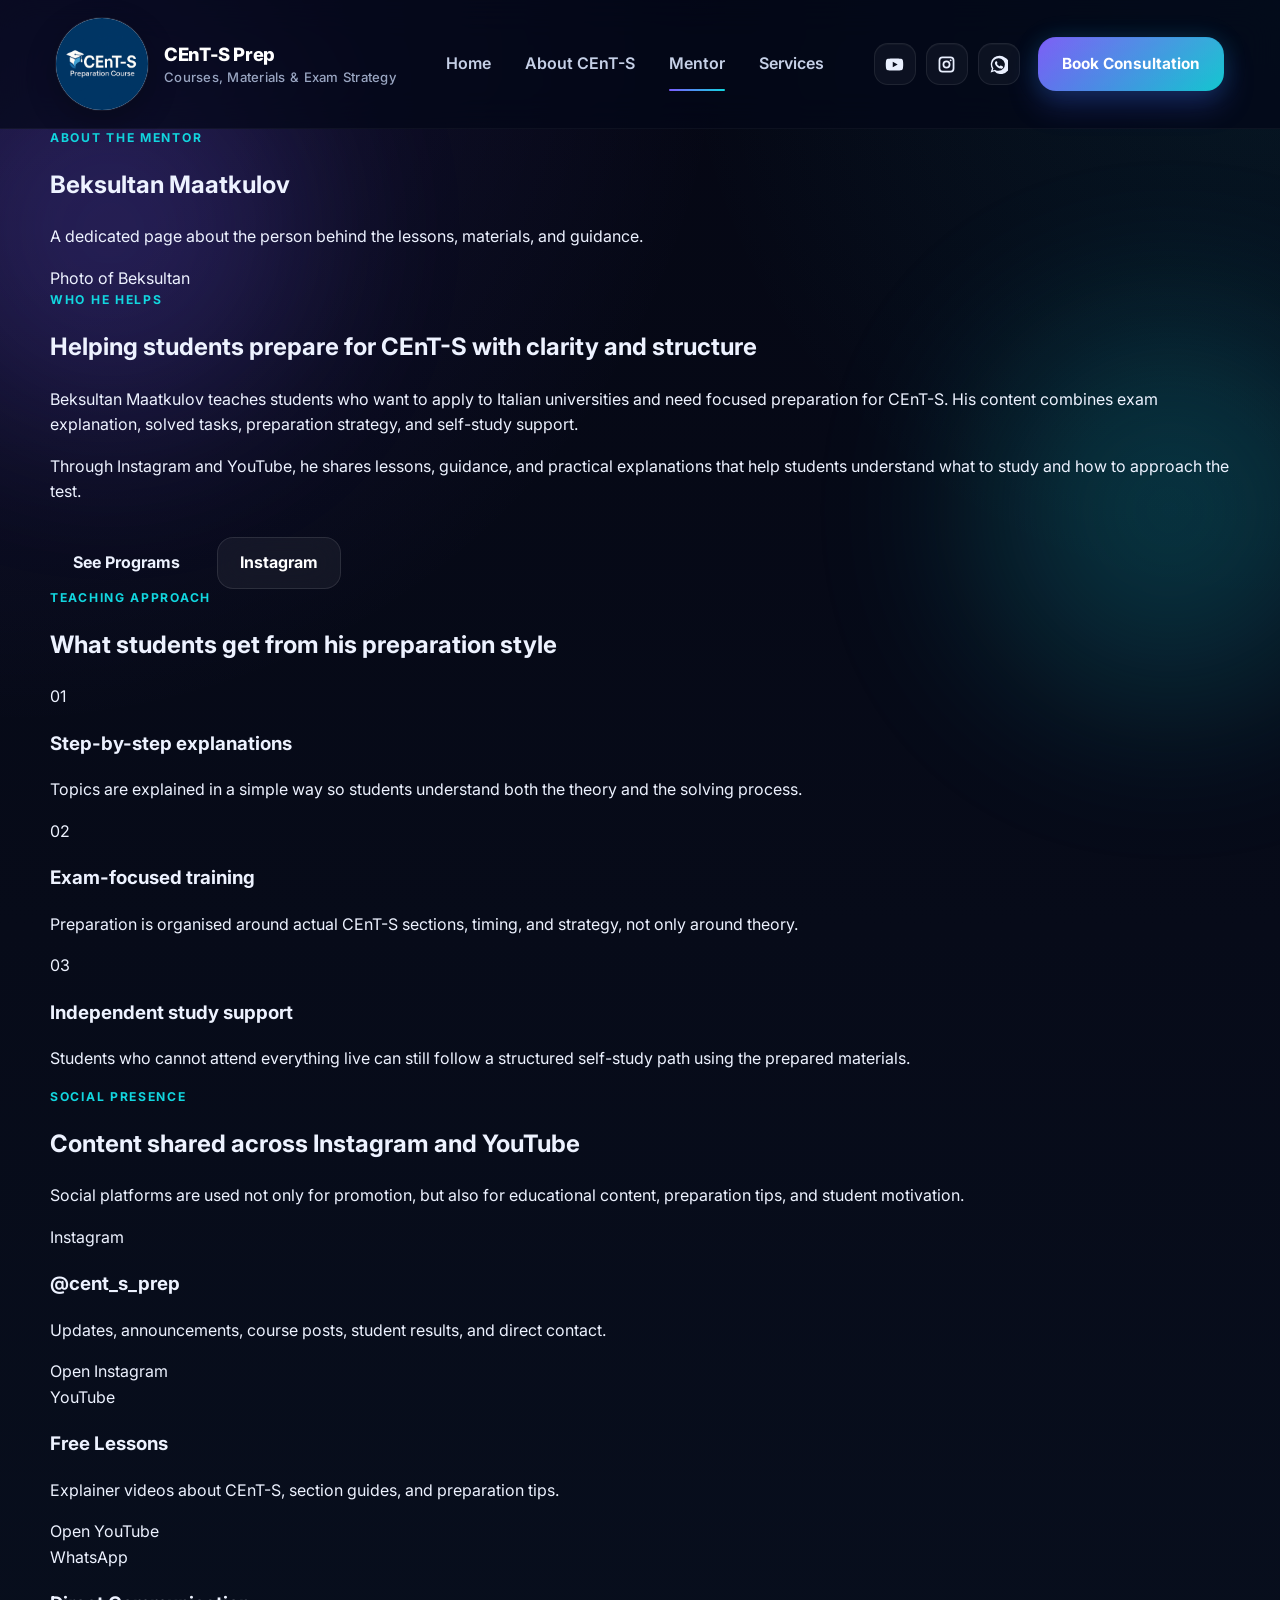
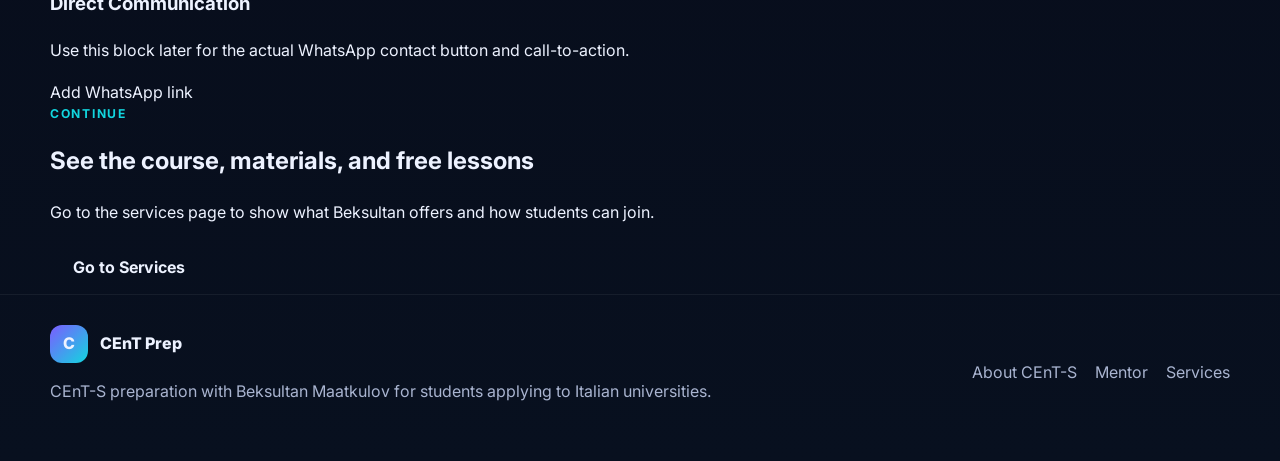
<file: mentor.html>
<!DOCTYPE html>
<html lang="en">
<head>
  <!-- ========================= META ========================= -->
  <meta charset="UTF-8" />
  <meta name="viewport" content="width=device-width, initial-scale=1.0" />
  <title>Mentor | Beksultan Maatkulov</title>
  <meta
    name="description"
    content="Learn about Beksultan Maatkulov and his approach to preparing students for the CEnT-S exam."
  />

  <!-- ========================= FONTS ========================= -->
  <link rel="preconnect" href="https://fonts.googleapis.com" />
  <link rel="preconnect" href="https://fonts.gstatic.com" crossorigin />
  <link
    href="https://fonts.googleapis.com/css2?family=Inter:wght@400;500;600;700;800&display=swap"
    rel="stylesheet"
  />

  <!-- ========================= STYLES ========================= -->
  <link rel="stylesheet" href="style.css" />
</head>
<body>
  <!-- ========================= BACKGROUND DECOR ========================= -->
  <div class="bg-blur bg-blur-1"></div>
  <div class="bg-blur bg-blur-2"></div>

 <!-- ========================= HEADER ========================= -->
 <!-- ========================= HEADER ========================= -->
<header class="site-header" >
  <div class="container navbar">
    <!-- ========================= LOGO ========================= -->
    <a href="index.html" class="brand">
      <div class="brand-logo-box">
        <img src="images/cent-s prep logo.png" alt="CEnT-S Prep logo" class="brand-logo" />
      </div>
      <div class="brand-text">
        <span class="brand-title">CEnT-S Prep</span>
        <span class="brand-subtitle">Courses, Materials & Exam Strategy</span>
      </div>
    </a>

    <!-- ========================= DESKTOP NAV ========================= -->
    <nav class="nav desktop-nav">
      <a href="index.html">Home</a>
      <a href="about.html">About CEnT-S</a>
      <a href="mentor.html">Mentor</a>
      <a href="services.html">Services</a>
    </nav>

    <!-- ========================= ACTIONS ========================= -->
   <div class="nav-actions">
  <!-- ========================= SOCIAL LINKS ========================= -->
  <div class="social-links desktop-socials">
    <a href="https://www.youtube.com/@CEnT-S_Tolc-i_Tolc-e_prep" target="_blank" rel="noopener noreferrer" class="social-link youtube" aria-label="YouTube">
      <svg viewBox="0 0 24 24" aria-hidden="true">
        <path d="M23 12s0-3.4-.4-5c-.2-1.1-1.1-2-2.2-2.2C18.8 4.4 12 4.4 12 4.4s-6.8 0-8.4.4c-1.1.2-2 1.1-2.2 2.2C1 8.6 1 12 1 12s0 3.4.4 5c.2 1.1 1.1 2 2.2 2.2 1.6.4 8.4.4 8.4.4s6.8 0 8.4-.4c1.1-.2 2-1.1 2.2-2.2.4-1.6.4-5 .4-5ZM9.8 15.5v-7L16 12l-6.2 3.5Z"/>
      </svg>
    </a>

    <a href="https://www.instagram.com/cent_s_prep/" target="_blank" rel="noopener noreferrer"  class="social-link instagram" aria-label="Instagram">
      <svg viewBox="0 0 24 24" aria-hidden="true">
        <path d="M7 2h10a5 5 0 0 1 5 5v10a5 5 0 0 1-5 5H7a5 5 0 0 1-5-5V7a5 5 0 0 1 5-5Zm0 2.2A2.8 2.8 0 0 0 4.2 7v10A2.8 2.8 0 0 0 7 19.8h10a2.8 2.8 0 0 0 2.8-2.8V7A2.8 2.8 0 0 0 17 4.2H7Zm10.25 1.35a1.2 1.2 0 1 1 0 2.4 1.2 1.2 0 0 1 0-2.4ZM12 7a5 5 0 1 1 0 10 5 5 0 0 1 0-10Zm0 2.2A2.8 2.8 0 1 0 12 14.8 2.8 2.8 0 0 0 12 9.2Z"/>
      </svg>
    </a>

    <a href="https://wa.me/" target="_blank" rel="noopener noreferrer" class="social-link whatsapp" aria-label="WhatsApp">
      <svg viewBox="0 0 24 24" aria-hidden="true">
        <path d="M20.5 3.5A11 11 0 0 0 3.7 17.2L2 22l4.9-1.6A11 11 0 1 0 20.5 3.5ZM12 20a8 8 0 0 1-4.1-1.1l-.3-.2-2.9.9.9-2.8-.2-.3A8 8 0 1 1 12 20Zm4.5-6c-.2-.1-1.4-.7-1.6-.8-.2-.1-.4-.1-.5.1l-.7.8c-.1.2-.3.2-.5.1a6.6 6.6 0 0 1-3.2-2.8c-.1-.2 0-.4.1-.5l.5-.6c.1-.1.1-.3.1-.5 0-.1-.5-1.3-.7-1.7-.2-.4-.4-.3-.5-.3h-.4c-.2 0-.5.1-.7.4-.2.3-.9.9-.9 2.1 0 1.2.9 2.4 1 2.5.1.2 1.8 2.8 4.4 3.9.6.3 1.1.4 1.5.5.6.2 1.2.2 1.7.1.5-.1 1.4-.6 1.6-1.2.2-.6.2-1.1.1-1.2-.1-.1-.3-.2-.5-.3Z"/>
      </svg>
    </a>
  </div>

  <!-- ========================= CTA BUTTON ========================= -->
  <a href="services.html" class="consult-btn desktop-cta">Book Consultation</a>

  <button class="burger-btn" id="burgerBtn" aria-label="Open menu" aria-expanded="false">
    <span></span>
    <span></span>
    <span></span>
  </button>
</div>
  </div>

  <!-- ========================= MOBILE MENU ========================= -->
  <div class="mobile-menu" id="mobileMenu">
 <div class="container mobile-menu-inner">
  <a href="index.html" class="mobile-link">Home</a>
  <a href="about.html" class="mobile-link">About CEnT-S</a>
  <a href="mentor.html" class="mobile-link">Mentor</a>
  <a href="services.html" class="mobile-link">Services</a>

  <a href="services.html" class="consult-btn mobile-menu-btn">Записаться на консультацию</a>

  <div class="mobile-socials">
    <a href="https://www.youtube.com/@CEnT-S_Tolc-i_Tolc-e_prep" target="_blank" rel="noopener noreferrer" class="social-link" aria-label="YouTube">
      <svg viewBox="0 0 24 24" aria-hidden="true">
        <path d="M23 12s0-3.4-.4-5c-.2-1.1-1.1-2-2.2-2.2C18.8 4.4 12 4.4 12 4.4s-6.8 0-8.4.4c-1.1.2-2 1.1-2.2 2.2C1 8.6 1 12 1 12s0 3.4.4 5c.2 1.1 1.1 2 2.2 2.2 1.6.4 8.4.4 8.4.4s6.8 0 8.4-.4c1.1-.2 2-1.1 2.2-2.2.4-1.6.4-5 .4-5ZM9.8 15.5v-7L16 12l-6.2 3.5Z"/>
      </svg>
    </a>

    <a href="https://www.instagram.com/cent_s_prep/" target="_blank" rel="noopener noreferrer" class="social-link" aria-label="Instagram">
      <svg viewBox="0 0 24 24" aria-hidden="true">
        <path d="M7 2h10a5 5 0 0 1 5 5v10a5 5 0 0 1-5 5H7a5 5 0 0 1-5-5V7a5 5 0 0 1 5-5Zm0 2.2A2.8 2.8 0 0 0 4.2 7v10A2.8 2.8 0 0 0 7 19.8h10a2.8 2.8 0 0 0 2.8-2.8V7A2.8 2.8 0 0 0 17 4.2H7Zm10.25 1.35a1.2 1.2 0 1 1 0 2.4 1.2 1.2 0 0 1 0-2.4ZM12 7a5 5 0 1 1 0 10 5 5 0 0 1 0-10Zm0 2.2A2.8 2.8 0 1 0 12 14.8 2.8 2.8 0 0 0 12 9.2Z"/>
      </svg>
    </a>

    <a href="https://wa.me/" target="_blank" rel="noopener noreferrer" class="social-link" aria-label="WhatsApp">
      <svg viewBox="0 0 24 24" aria-hidden="true">
        <path d="M20.5 3.5A11 11 0 0 0 3.7 17.2L2 22l4.9-1.6A11 11 0 1 0 20.5 3.5ZM12 20a8 8 0 0 1-4.1-1.1l-.3-.2-2.9.9.9-2.8-.2-.3A8 8 0 1 1 12 20Zm4.5-6c-.2-.1-1.4-.7-1.6-.8-.2-.1-.4-.1-.5.1l-.7.8c-.1.2-.3.2-.5.1a6.6 6.6 0 0 1-3.2-2.8c-.1-.2 0-.4.1-.5l.5-.6c.1-.1.1-.3.1-.5 0-.1-.5-1.3-.7-1.7-.2-.4-.4-.3-.5-.3h-.4c-.2 0-.5.1-.7.4-.2.3-.9.9-.9 2.1 0 1.2.9 2.4 1 2.5.1.2 1.8 2.8 4.4 3.9.6.3 1.1.4 1.5.5.6.2 1.2.2 1.7.1.5-.1 1.4-.6 1.6-1.2.2-.6.2-1.1.1-1.2-.1-.1-.3-.2-.5-.3Z"/>
      </svg>
    </a>
  </div>
</div>
  </div>
</header>


  <main>
    <!-- ========================= PAGE HERO ========================= -->
    <section class="page-hero">
      <div class="container">
        <p class="eyebrow">About the Mentor</p>
        <h1 class="page-title">Beksultan Maatkulov</h1>
        <p class="page-subtitle">
          A dedicated page about the person behind the lessons, materials, and guidance.
        </p>
      </div>
    </section>

    <!-- ========================= MAIN BIO SECTION ========================= -->
    <section class="section">
      <div class="container mentor-grid">
        <div class="mentor-photo glass">
          <!-- ЗАМЕНИ ЭТО НА РЕАЛЬНОЕ ФОТО БЕКСУЛТАНА -->
          <div class="photo-placeholder">
            <span>Photo of Beksultan</span>
          </div>
        </div>

        <div class="mentor-text">
          <p class="eyebrow">Who He Helps</p>
          <h2>Helping students prepare for CEnT-S with clarity and structure</h2>
          <p class="section-text">
            Beksultan Maatkulov teaches students who want to apply to Italian universities
            and need focused preparation for CEnT-S. His content combines exam explanation,
            solved tasks, preparation strategy, and self-study support.
          </p>
          <p class="section-text">
            Through Instagram and YouTube, he shares lessons, guidance, and practical
            explanations that help students understand what to study and how to approach the test.
          </p>

          <div class="hero-actions">
            <a class="btn btn-primary" href="services.html">See Programs</a>
            <a class="btn btn-secondary" href="https://www.instagram.com/cent_s_prep/" target="_blank" rel="noopener noreferrer">Instagram</a>
          </div>
        </div>
      </div>
    </section>

    <!-- ========================= WHY STUDENTS CHOOSE HIM ========================= -->
    <section class="section section-dark">
      <div class="container">
        <div class="section-heading">
          <p class="eyebrow">Teaching Approach</p>
          <h2>What students get from his preparation style</h2>
        </div>

        <div class="grid-3">
          <article class="info-card glass">
            <div class="icon">01</div>
            <h3>Step-by-step explanations</h3>
            <p>
              Topics are explained in a simple way so students understand both the theory
              and the solving process.
            </p>
          </article>

          <article class="info-card glass">
            <div class="icon">02</div>
            <h3>Exam-focused training</h3>
            <p>
              Preparation is organised around actual CEnT-S sections, timing, and strategy,
              not only around theory.
            </p>
          </article>

          <article class="info-card glass">
            <div class="icon">03</div>
            <h3>Independent study support</h3>
            <p>
              Students who cannot attend everything live can still follow a structured
              self-study path using the prepared materials.
            </p>
          </article>
        </div>
      </div>
    </section>

    <!-- ========================= SOCIAL PROOF SECTION ========================= -->
    <section class="section">
      <div class="container">
        <div class="section-heading">
          <p class="eyebrow">Social Presence</p>
          <h2>Content shared across Instagram and YouTube</h2>
          <p>
            Social platforms are used not only for promotion, but also for educational content,
            preparation tips, and student motivation.
          </p>
        </div>

        <div class="grid-3">
          <article class="product-card glass">
            <span class="product-badge">Instagram</span>
            <h3>@cent_s_prep</h3>
            <p>
              Updates, announcements, course posts, student results, and direct contact.
            </p>
            <a href="https://www.instagram.com/cent_s_prep/" target="_blank" rel="noopener noreferrer" class="text-link">Open Instagram</a>
          </article>

          <article class="product-card glass featured">
            <span class="product-badge">YouTube</span>
            <h3>Free Lessons</h3>
            <p>
              Explainer videos about CEnT-S, section guides, and preparation tips.
            </p>
            <a href="https://www.youtube.com/@CEnT-S_Tolc-i_Tolc-e_prep" target="_blank" rel="noopener noreferrer" class="text-link">Open YouTube</a>
          </article>

          <article class="product-card glass">
            <span class="product-badge">WhatsApp</span>
            <h3>Direct Communication</h3>
            <p>
              Use this block later for the actual WhatsApp contact button and call-to-action.
            </p>
            <a href="#" class="text-link">Add WhatsApp link</a>
          </article>
        </div>
      </div>
    </section>

    <!-- ========================= CTA ========================= -->
    <section class="section section-dark">
      <div class="container cta-box glass">
        <div>
          <p class="eyebrow">Continue</p>
          <h2>See the course, materials, and free lessons</h2>
          <p>
            Go to the services page to show what Beksultan offers and how students can join.
          </p>
        </div>
        <a class="btn btn-primary" href="services.html">Go to Services</a>
      </div>
    </section>
  </main>

 <!-- ========================= FOOTER ========================= -->
  <footer class="site-footer">
    <div class="container footer-wrap">
      <div>
        <a href="index.html" class="footer-brand">
          <span class="footer-brand-mark">C</span>
          <span>CEnT Prep</span>
        </a>

        <p class="footer-text">
          CEnT-S preparation with Beksultan Maatkulov for students applying to Italian universities.
        </p>
      </div>

      <div class="footer-links">
        <a href="about.html">About CEnT-S</a>
        <a href="mentor.html">Mentor</a>
        <a href="services.html">Services</a>
      </div>
    </div>
  </footer>

  <script src="script.js"></script>
</body>
</html>
</file>
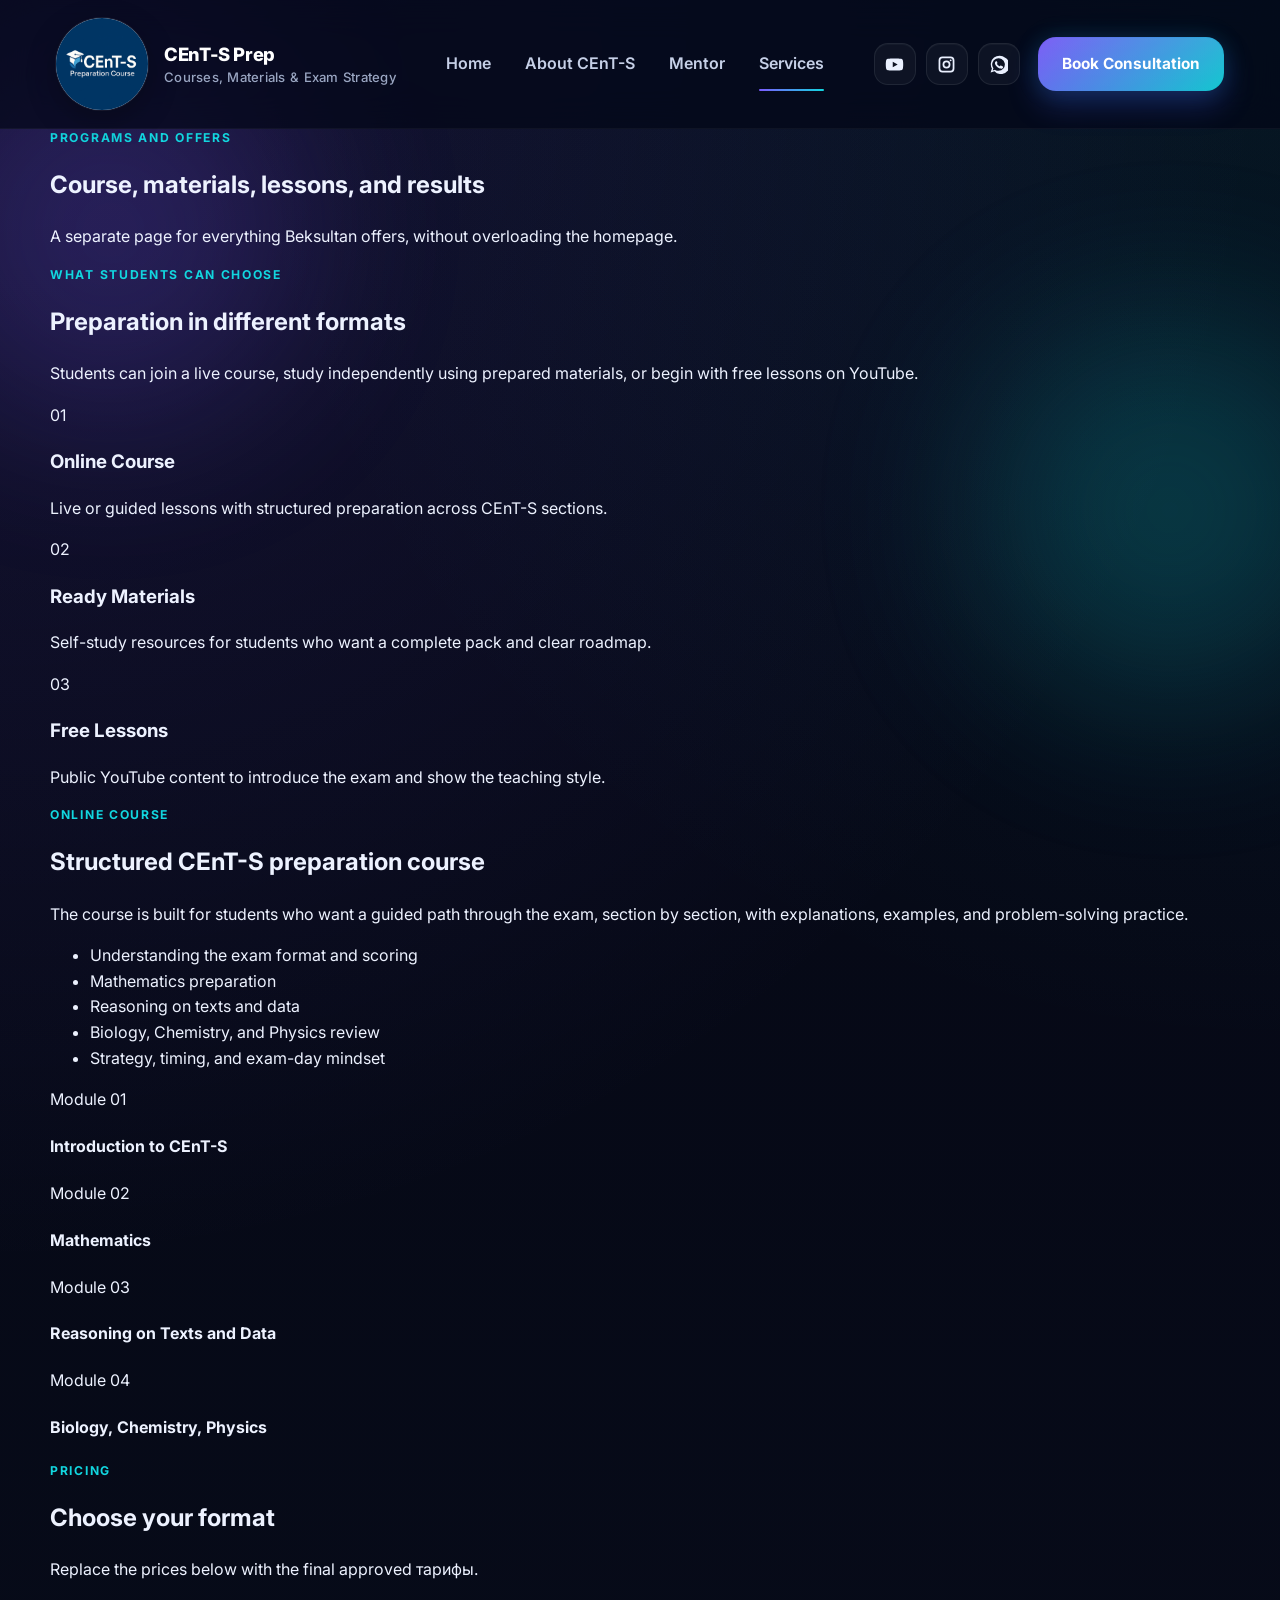
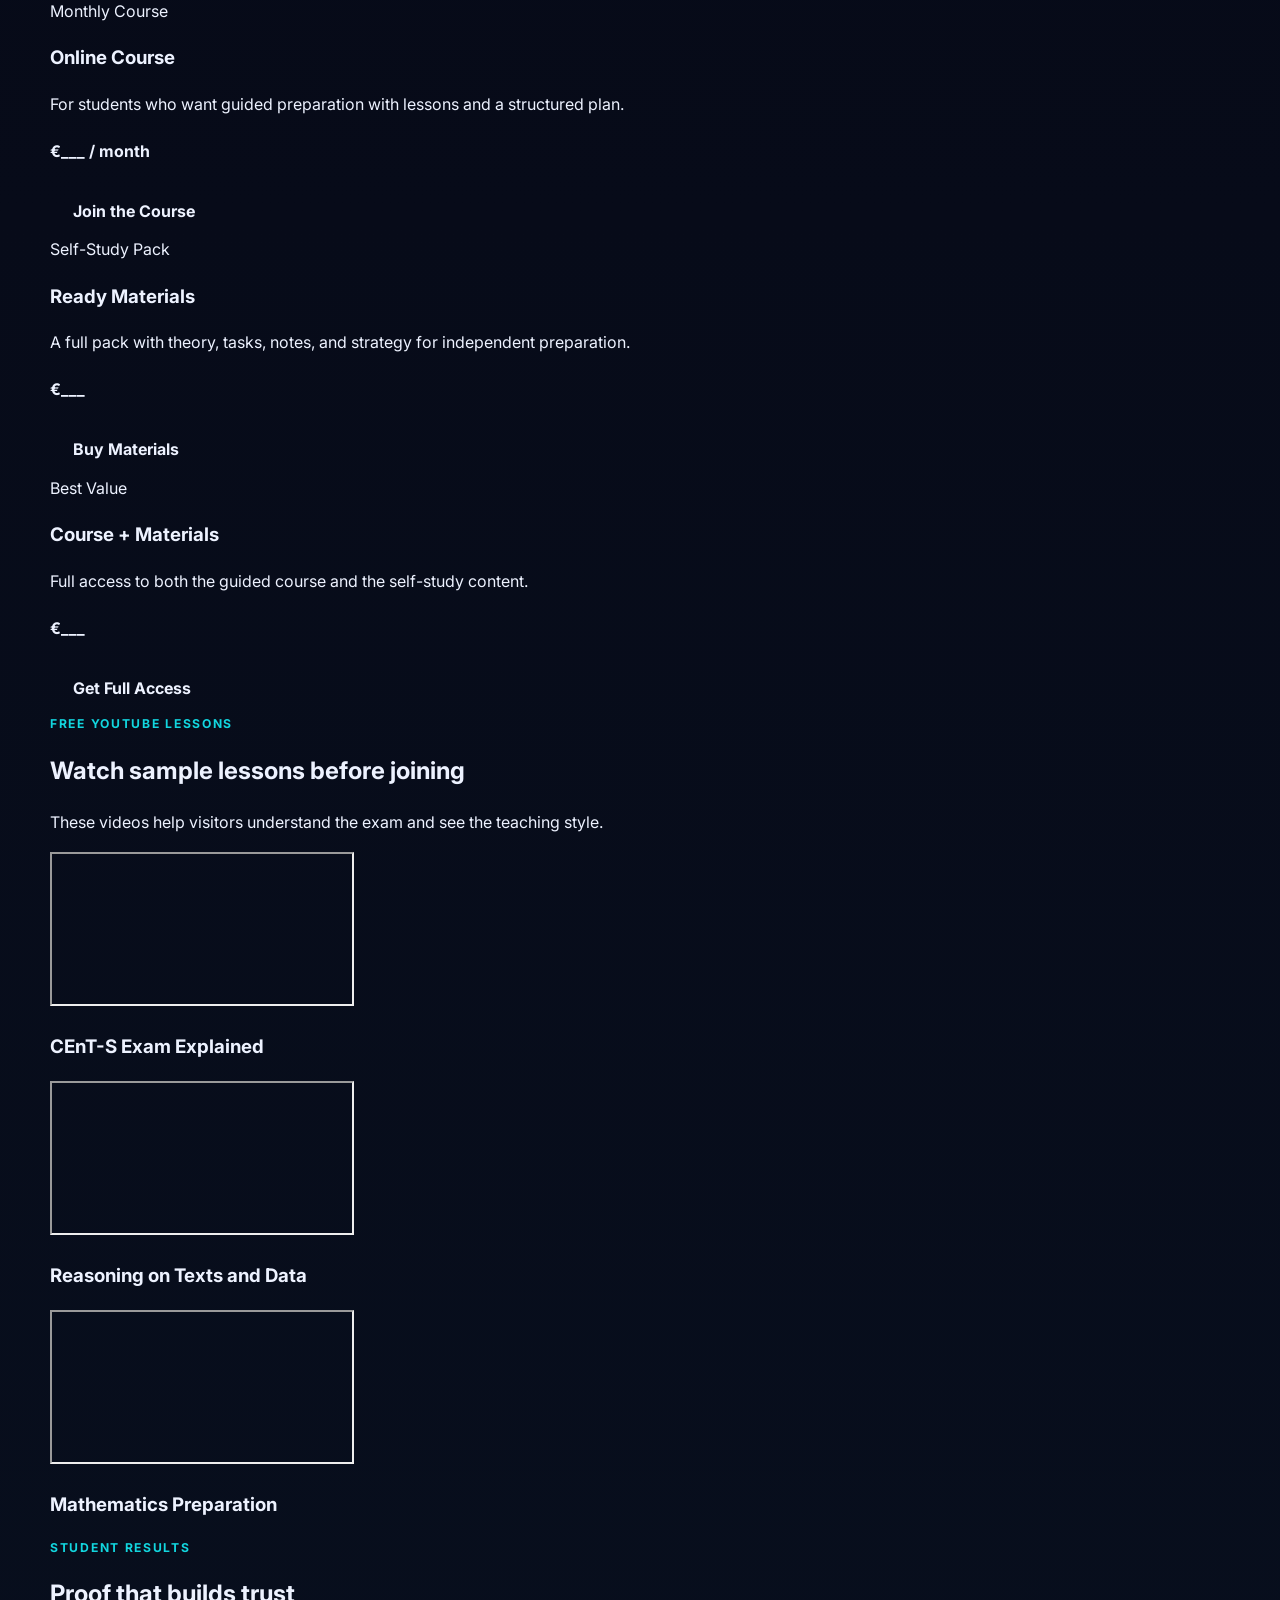
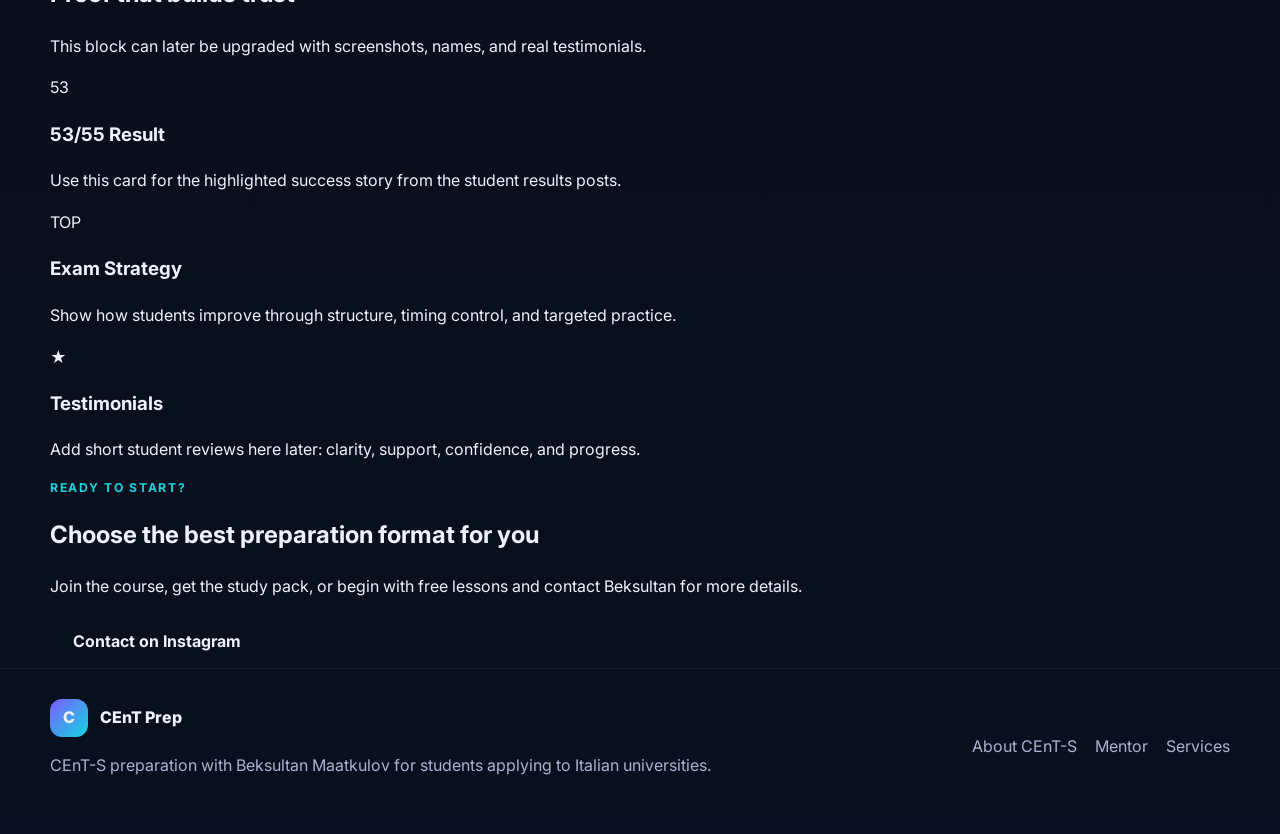
<file: services.html>
<!DOCTYPE html>
<html lang="en">
<head>
  <!-- ========================= META ========================= -->
  <meta charset="UTF-8" />
  <meta name="viewport" content="width=device-width, initial-scale=1.0" />
  <title>Services | Course and Materials</title>
  <meta
    name="description"
    content="Explore the CEnT-S online course, self-study materials, YouTube lessons, and student results."
  />

  <!-- ========================= FONTS ========================= -->
  <link rel="preconnect" href="https://fonts.googleapis.com" />
  <link rel="preconnect" href="https://fonts.gstatic.com" crossorigin />
  <link
    href="https://fonts.googleapis.com/css2?family=Inter:wght@400;500;600;700;800&display=swap"
    rel="stylesheet"
  />

  <!-- ========================= STYLES ========================= -->
  <link rel="stylesheet" href="style.css" />
</head>
<body>
  <!-- ========================= BACKGROUND DECOR ========================= -->
  <div class="bg-blur bg-blur-1"></div>
  <div class="bg-blur bg-blur-2"></div>

  <!-- ========================= HEADER ========================= -->
<header class="site-header">
  <div class="container navbar">
    <!-- ========================= LOGO ========================= -->
    <a href="index.html" class="brand">
      <div class="brand-logo-box">
        <img src="images/cent-s prep logo.png" alt="CEnT-S Prep logo" class="brand-logo" />
      </div>
      <div class="brand-text">
        <span class="brand-title">CEnT-S Prep</span>
        <span class="brand-subtitle">Courses, Materials & Exam Strategy</span>
      </div>
    </a>

    <!-- ========================= DESKTOP NAV ========================= -->
    <nav class="nav desktop-nav">
      <a href="index.html">Home</a>
      <a href="about.html">About CEnT-S</a>
      <a href="mentor.html">Mentor</a>
      <a href="services.html">Services</a>
    </nav>

    <!-- ========================= ACTIONS ========================= -->
   <div class="nav-actions">
  <!-- ========================= SOCIAL LINKS ========================= -->
  <div class="social-links desktop-socials">
    <a href="https://www.youtube.com/@CEnT-S_Tolc-i_Tolc-e_prep" target="_blank" rel="noopener noreferrer" class="social-link youtube" aria-label="YouTube">
      <svg viewBox="0 0 24 24" aria-hidden="true">
        <path d="M23 12s0-3.4-.4-5c-.2-1.1-1.1-2-2.2-2.2C18.8 4.4 12 4.4 12 4.4s-6.8 0-8.4.4c-1.1.2-2 1.1-2.2 2.2C1 8.6 1 12 1 12s0 3.4.4 5c.2 1.1 1.1 2 2.2 2.2 1.6.4 8.4.4 8.4.4s6.8 0 8.4-.4c1.1-.2 2-1.1 2.2-2.2.4-1.6.4-5 .4-5ZM9.8 15.5v-7L16 12l-6.2 3.5Z"/>
      </svg>
    </a>

    <a href="https://www.instagram.com/cent_s_prep/" target="_blank" rel="noopener noreferrer"  class="social-link instagram" aria-label="Instagram">
      <svg viewBox="0 0 24 24" aria-hidden="true">
        <path d="M7 2h10a5 5 0 0 1 5 5v10a5 5 0 0 1-5 5H7a5 5 0 0 1-5-5V7a5 5 0 0 1 5-5Zm0 2.2A2.8 2.8 0 0 0 4.2 7v10A2.8 2.8 0 0 0 7 19.8h10a2.8 2.8 0 0 0 2.8-2.8V7A2.8 2.8 0 0 0 17 4.2H7Zm10.25 1.35a1.2 1.2 0 1 1 0 2.4 1.2 1.2 0 0 1 0-2.4ZM12 7a5 5 0 1 1 0 10 5 5 0 0 1 0-10Zm0 2.2A2.8 2.8 0 1 0 12 14.8 2.8 2.8 0 0 0 12 9.2Z"/>
      </svg>
    </a>

    <a href="https://wa.me/" target="_blank" rel="noopener noreferrer" class="social-link whatsapp" aria-label="WhatsApp">
      <svg viewBox="0 0 24 24" aria-hidden="true">
        <path d="M20.5 3.5A11 11 0 0 0 3.7 17.2L2 22l4.9-1.6A11 11 0 1 0 20.5 3.5ZM12 20a8 8 0 0 1-4.1-1.1l-.3-.2-2.9.9.9-2.8-.2-.3A8 8 0 1 1 12 20Zm4.5-6c-.2-.1-1.4-.7-1.6-.8-.2-.1-.4-.1-.5.1l-.7.8c-.1.2-.3.2-.5.1a6.6 6.6 0 0 1-3.2-2.8c-.1-.2 0-.4.1-.5l.5-.6c.1-.1.1-.3.1-.5 0-.1-.5-1.3-.7-1.7-.2-.4-.4-.3-.5-.3h-.4c-.2 0-.5.1-.7.4-.2.3-.9.9-.9 2.1 0 1.2.9 2.4 1 2.5.1.2 1.8 2.8 4.4 3.9.6.3 1.1.4 1.5.5.6.2 1.2.2 1.7.1.5-.1 1.4-.6 1.6-1.2.2-.6.2-1.1.1-1.2-.1-.1-.3-.2-.5-.3Z"/>
      </svg>
    </a>
  </div>

  <!-- ========================= CTA BUTTON ========================= -->
  <a href="services.html" class="consult-btn desktop-cta">Book Consultation</a>

  <button class="burger-btn" id="burgerBtn" aria-label="Open menu" aria-expanded="false">
    <span></span>
    <span></span>
    <span></span>
  </button>
</div>
  </div>

  <!-- ========================= MOBILE MENU ========================= -->
  <div class="mobile-menu" id="mobileMenu">
 <div class="container mobile-menu-inner">
  <a href="index.html" class="mobile-link">Home</a>
  <a href="about.html" class="mobile-link">About CEnT-S</a>
  <a href="mentor.html" class="mobile-link">Mentor</a>
  <a href="services.html" class="mobile-link">Services</a>

  <a href="services.html" class="consult-btn mobile-menu-btn">Записаться на консультацию</a>

  <div class="mobile-socials">
    <a href="https://www.youtube.com/@CEnT-S_Tolc-i_Tolc-e_prep" target="_blank" rel="noopener noreferrer" class="social-link" aria-label="YouTube">
      <svg viewBox="0 0 24 24" aria-hidden="true">
        <path d="M23 12s0-3.4-.4-5c-.2-1.1-1.1-2-2.2-2.2C18.8 4.4 12 4.4 12 4.4s-6.8 0-8.4.4c-1.1.2-2 1.1-2.2 2.2C1 8.6 1 12 1 12s0 3.4.4 5c.2 1.1 1.1 2 2.2 2.2 1.6.4 8.4.4 8.4.4s6.8 0 8.4-.4c1.1-.2 2-1.1 2.2-2.2.4-1.6.4-5 .4-5ZM9.8 15.5v-7L16 12l-6.2 3.5Z"/>
      </svg>
    </a>

    <a href="https://www.instagram.com/cent_s_prep/" target="_blank" rel="noopener noreferrer" class="social-link" aria-label="Instagram">
      <svg viewBox="0 0 24 24" aria-hidden="true">
        <path d="M7 2h10a5 5 0 0 1 5 5v10a5 5 0 0 1-5 5H7a5 5 0 0 1-5-5V7a5 5 0 0 1 5-5Zm0 2.2A2.8 2.8 0 0 0 4.2 7v10A2.8 2.8 0 0 0 7 19.8h10a2.8 2.8 0 0 0 2.8-2.8V7A2.8 2.8 0 0 0 17 4.2H7Zm10.25 1.35a1.2 1.2 0 1 1 0 2.4 1.2 1.2 0 0 1 0-2.4ZM12 7a5 5 0 1 1 0 10 5 5 0 0 1 0-10Zm0 2.2A2.8 2.8 0 1 0 12 14.8 2.8 2.8 0 0 0 12 9.2Z"/>
      </svg>
    </a>

    <a href="https://wa.me/" target="_blank" rel="noopener noreferrer" class="social-link" aria-label="WhatsApp">
      <svg viewBox="0 0 24 24" aria-hidden="true">
        <path d="M20.5 3.5A11 11 0 0 0 3.7 17.2L2 22l4.9-1.6A11 11 0 1 0 20.5 3.5ZM12 20a8 8 0 0 1-4.1-1.1l-.3-.2-2.9.9.9-2.8-.2-.3A8 8 0 1 1 12 20Zm4.5-6c-.2-.1-1.4-.7-1.6-.8-.2-.1-.4-.1-.5.1l-.7.8c-.1.2-.3.2-.5.1a6.6 6.6 0 0 1-3.2-2.8c-.1-.2 0-.4.1-.5l.5-.6c.1-.1.1-.3.1-.5 0-.1-.5-1.3-.7-1.7-.2-.4-.4-.3-.5-.3h-.4c-.2 0-.5.1-.7.4-.2.3-.9.9-.9 2.1 0 1.2.9 2.4 1 2.5.1.2 1.8 2.8 4.4 3.9.6.3 1.1.4 1.5.5.6.2 1.2.2 1.7.1.5-.1 1.4-.6 1.6-1.2.2-.6.2-1.1.1-1.2-.1-.1-.3-.2-.5-.3Z"/>
      </svg>
    </a>
  </div>
</div>
  </div>
</header>

  <main>
    <!-- ========================= PAGE HERO ========================= -->
    <section class="page-hero">
      <div class="container">
        <p class="eyebrow">Programs and Offers</p>
        <h1 class="page-title">Course, materials, lessons, and results</h1>
        <p class="page-subtitle">
          A separate page for everything Beksultan offers, without overloading the homepage.
        </p>
      </div>
    </section>

    <!-- ========================= SERVICES INTRO ========================= -->
    <section class="section">
      <div class="container">
        <div class="section-heading">
          <p class="eyebrow">What Students Can Choose</p>
          <h2>Preparation in different formats</h2>
          <p>
            Students can join a live course, study independently using prepared materials,
            or begin with free lessons on YouTube.
          </p>
        </div>

        <div class="grid-3">
          <article class="info-card glass">
            <div class="icon">01</div>
            <h3>Online Course</h3>
            <p>
              Live or guided lessons with structured preparation across CEnT-S sections.
            </p>
          </article>

          <article class="info-card glass">
            <div class="icon">02</div>
            <h3>Ready Materials</h3>
            <p>
              Self-study resources for students who want a complete pack and clear roadmap.
            </p>
          </article>

          <article class="info-card glass">
            <div class="icon">03</div>
            <h3>Free Lessons</h3>
            <p>
              Public YouTube content to introduce the exam and show the teaching style.
            </p>
          </article>
        </div>
      </div>
    </section>

    <!-- ========================= COURSE DESCRIPTION ========================= -->
    <section class="section section-dark">
      <div class="container course-grid">
        <div class="course-content">
          <p class="eyebrow">Online Course</p>
          <h2>Structured CEnT-S preparation course</h2>
          <p>
            The course is built for students who want a guided path through the exam,
            section by section, with explanations, examples, and problem-solving practice.
          </p>

          <ul class="check-list">
            <li>Understanding the exam format and scoring</li>
            <li>Mathematics preparation</li>
            <li>Reasoning on texts and data</li>
            <li>Biology, Chemistry, and Physics review</li>
            <li>Strategy, timing, and exam-day mindset</li>
          </ul>
        </div>

        <div class="course-panel glass">
          <div class="course-module">
            <span>Module 01</span>
            <h4>Introduction to CEnT-S</h4>
          </div>
          <div class="course-module">
            <span>Module 02</span>
            <h4>Mathematics</h4>
          </div>
          <div class="course-module">
            <span>Module 03</span>
            <h4>Reasoning on Texts and Data</h4>
          </div>
          <div class="course-module">
            <span>Module 04</span>
            <h4>Biology, Chemistry, Physics</h4>
          </div>
        </div>
      </div>
    </section>

    <!-- ========================= PRICING SECTION ========================= -->
    <section class="section" id="pricing">
      <div class="container">
        <div class="section-heading">
          <p class="eyebrow">Pricing</p>
          <h2>Choose your format</h2>
          <p>
            Replace the prices below with the final approved тарифы.
          </p>
        </div>

        <div class="grid-3">
          <article class="product-card glass">
            <span class="product-badge">Monthly Course</span>
            <h3>Online Course</h3>
            <p>
              For students who want guided preparation with lessons and a structured plan.
            </p>
            <h4 class="price-tag">€___ / month</h4>
            <a href="#" class="btn btn-primary">Join the Course</a>
          </article>

          <article class="product-card glass featured">
            <span class="product-badge">Self-Study Pack</span>
            <h3>Ready Materials</h3>
            <p>
              A full pack with theory, tasks, notes, and strategy for independent preparation.
            </p>
            <h4 class="price-tag">€___</h4>
            <a href="#" class="btn btn-primary">Buy Materials</a>
          </article>

          <article class="product-card glass">
            <span class="product-badge">Best Value</span>
            <h3>Course + Materials</h3>
            <p>
              Full access to both the guided course and the self-study content.
            </p>
            <h4 class="price-tag">€___</h4>
            <a href="#" class="btn btn-primary">Get Full Access</a>
          </article>
        </div>
      </div>
    </section>

    <!-- ========================= YOUTUBE LESSONS ========================= -->
    <section class="section section-dark">
      <div class="container">
        <div class="section-heading">
          <p class="eyebrow">Free YouTube Lessons</p>
          <h2>Watch sample lessons before joining</h2>
          <p>
            These videos help visitors understand the exam and see the teaching style.
          </p>
        </div>

        <div class="video-grid">
          <div class="video-card glass">
            <iframe
              src="https://www.youtube.com/embed/9aeWJrs7avE"
              title="CEnT-S Exam Explained"
              allowfullscreen
            ></iframe>
            <h3>CEnT-S Exam Explained</h3>
          </div>

          <div class="video-card glass">
            <iframe
              src="https://www.youtube.com/embed/vqpjS1zNR2I"
              title="How to prepare for Reasoning on Texts and Data"
              allowfullscreen
            ></iframe>
            <h3>Reasoning on Texts and Data</h3>
          </div>

          <div class="video-card glass">
            <iframe
              src="https://www.youtube.com/embed/UG3-lww2h7g"
              title="How to prepare for Mathematics"
              allowfullscreen
            ></iframe>
            <h3>Mathematics Preparation</h3>
          </div>
        </div>
      </div>
    </section>

    <!-- ========================= RESULTS SECTION ========================= -->
    <section class="section">
      <div class="container">
        <div class="section-heading">
          <p class="eyebrow">Student Results</p>
          <h2>Proof that builds trust</h2>
          <p>
            This block can later be upgraded with screenshots, names, and real testimonials.
          </p>
        </div>

        <div class="grid-3">
          <article class="info-card glass">
            <div class="icon">53</div>
            <h3>53/55 Result</h3>
            <p>
              Use this card for the highlighted success story from the student results posts.
            </p>
          </article>

          <article class="info-card glass">
            <div class="icon">TOP</div>
            <h3>Exam Strategy</h3>
            <p>
              Show how students improve through structure, timing control, and targeted practice.
            </p>
          </article>

          <article class="info-card glass">
            <div class="icon">★</div>
            <h3>Testimonials</h3>
            <p>
              Add short student reviews here later: clarity, support, confidence, and progress.
            </p>
          </article>
        </div>
      </div>
    </section>

    <!-- ========================= CONTACT CTA ========================= -->
    <section class="section section-dark">
      <div class="container cta-box glass">
        <div>
          <p class="eyebrow">Ready to Start?</p>
          <h2>Choose the best preparation format for you</h2>
          <p>
            Join the course, get the study pack, or begin with free lessons and contact
            Beksultan for more details.
          </p>
        </div>
        <a class="btn btn-primary" href="https://www.instagram.com/cent_s_prep/" target="_blank" rel="noopener noreferrer">Contact on Instagram</a>
      </div>
    </section>
  </main>

<!-- ========================= FOOTER ========================= -->
  <footer class="site-footer">
    <div class="container footer-wrap">
      <div>
        <a href="index.html" class="footer-brand">
          <span class="footer-brand-mark">C</span>
          <span>CEnT Prep</span>
        </a>

        <p class="footer-text">
          CEnT-S preparation with Beksultan Maatkulov for students applying to Italian universities.
        </p>
      </div>

      <div class="footer-links">
        <a href="about.html">About CEnT-S</a>
        <a href="mentor.html">Mentor</a>
        <a href="services.html">Services</a>
      </div>
    </div>
  </footer>

  <script src="script.js"></script>
</body>
</html>
</file>
<file: style.css>
/* =========================================================
   ROOT VARIABLES
========================================================= */
:root {
  --bg: #060816;
  --bg-soft: #0d1224;
  --surface: rgba(18, 25, 50, 0.72);
  --surface-strong: rgba(18, 25, 50, 0.92);
  --stroke: rgba(255, 255, 255, 0.08);
  --text: #edf2ff;
  --muted: #a9b4d0;
  --primary: #7c5cff;
  --secondary: #12d6df;
  --accent: #9f7bff;
  --success: #6ee7b7;
  --shadow: 0 20px 60px rgba(0, 0, 0, 0.35);
  --radius: 24px;
  --radius-sm: 16px;
  --container: 1180px;
}

/* =========================================================
   RESET
========================================================= */
* {
  box-sizing: border-box;
}

html {
  scroll-behavior: smooth;
}

body {
  margin: 0;
  font-family: "Inter", sans-serif;
  background:
    radial-gradient(circle at top left, rgba(124, 92, 255, 0.15), transparent 30%),
    radial-gradient(circle at top right, rgba(18, 214, 223, 0.08), transparent 25%),
    linear-gradient(180deg, #050714 0%, #070b19 45%, #08101f 100%);
  color: var(--text);
  line-height: 1.6;
  position: relative;
  overflow-x: hidden;
}

img {
  max-width: 100%;
  display: block;
}

a {
  color: inherit;
  text-decoration: none;
}

button {
  font-family: inherit;
}

/* =========================================================
   LAYOUT HELPERS
========================================================= */
.container {
  width: min(var(--container), calc(100% - 40px));
  margin: 0 auto;
}

.bg-blur {
  position: fixed;
  width: 380px;
  height: 380px;
  border-radius: 50%;
  filter: blur(90px);
  opacity: 0.2;
  z-index: -1;
}

.bg-blur-1 {
  top: 40px;
  left: -80px;
  background: var(--primary);
}

.bg-blur-2 {
  top: 320px;
  right: -80px;
  background: var(--secondary);
}

/* =========================================================
   TYPOGRAPHY
========================================================= */
.eyebrow {
  margin: 0 0 14px;
  color: var(--secondary);
  font-weight: 700;
  letter-spacing: 0.14em;
  text-transform: uppercase;
  font-size: 0.76rem;
  line-height: 1.4;
}

.gradient-text {
  background: linear-gradient(135deg, #8a7dff, #18d4dd);
  -webkit-background-clip: text;
  -webkit-text-fill-color: transparent;
}

.hero-copy_h2 {
  margin: 0;
  font-size: 50px;
  line-height: 1.18;
  letter-spacing: -0.03em;
}

.hero-text,
.footer-text {
  color: var(--muted);
}

/* =========================================================
   BUTTONS
========================================================= */
.btn {
  display: inline-flex;
  align-items: center;
  justify-content: center;
  min-height: 52px;
  padding: 0 22px;
  border-radius: 16px;
  font-weight: 700;
  transition: 0.25s ease;
  border: 1px solid transparent;
  cursor: pointer;
}

.btn:hover {
  transform: translateY(-2px);
}

.btn-secondary {
  color: #ffffff;
  background: rgba(255, 255, 255, 0.05);
  border-color: rgba(255, 255, 255, 0.1);
  backdrop-filter: blur(18px);
}

.consult-btn {
  position: relative;
  display: inline-flex;
  align-items: center;
  justify-content: center;
  min-height: 54px;
  padding: 0 24px;
  border-radius: 18px;
  font-size: 0.96rem;
  font-weight: 700;
  color: #ffffff;
  background: linear-gradient(135deg, rgba(124, 92, 255, 0.96), rgba(18, 214, 223, 0.92));
  box-shadow:
    0 14px 30px rgba(74, 92, 255, 0.26),
    0 0 24px rgba(18, 214, 223, 0.14);
  transition: 0.28s ease;
  white-space: nowrap;
  overflow: hidden;
}

.consult-btn::before {
  content: "";
  position: absolute;
  inset: 1px;
  border-radius: 17px;
  background: linear-gradient(180deg, rgba(255,255,255,0.08), rgba(255,255,255,0.02));
  opacity: 0.55;
}

.consult-btn:hover {
  transform: translateY(-2px) scale(1.01);
  box-shadow:
    0 18px 36px rgba(74, 92, 255, 0.32),
    0 0 28px rgba(18, 214, 223, 0.18);
}

.consult-btn,
.consult-btn span {
  z-index: 1;
}

/* =========================================================
   HEADER / NAVBAR
========================================================= */
.site-header {
  position: sticky;
  top: 0;
  z-index: 100;
  padding: 18px 0;
  background: rgba(4, 8, 24, 0.72);
  backdrop-filter: blur(18px);
  border-bottom: 1px solid rgba(255, 255, 255, 0.04);
}

.navbar {
  display: flex;
  align-items: center;
  justify-content: space-between;
  gap: 28px;
  min-height: 78px;
  padding: 0 6px;
}

/* =========================================================
   BRAND / LOGO
========================================================= */
.brand {
  display: flex;
  align-items: center;
  gap: 16px;
  min-width: 0;
  flex-shrink: 0;
}

.brand-logo-box {
  width: 92px;
  height: 92px;
  min-width: 92px;
  border-radius: 50%;
  background: linear-gradient(180deg, #ffffff 0%, #edf4ff 100%);
  display: flex;
  align-items: center;
  justify-content: center;
  box-shadow:
    0 10px 30px rgba(0, 0, 0, 0.28),
    0 0 0 1px rgba(255, 255, 255, 0.08);
  overflow: hidden;
}

.brand-logo {
  width: 100%;
  height: 100%;
  object-fit: cover;
  display: block;
}

.brand-text {
  display: flex;
  flex-direction: column;
  line-height: 1.1;
}

.brand-title {
  font-size: 1.15rem;
  font-weight: 800;
  color: #ffffff;
  letter-spacing: -0.02em;
}

.brand-subtitle {
  margin-top: 6px;
  font-size: 0.82rem;
  color: #9aa6c2;
  letter-spacing: 0.02em;
  font-weight: 500;
}

/* =========================================================
   NAV LINKS
========================================================= */
.desktop-nav {
  display: flex;
  align-items: center;
  gap: 34px;
  margin-left: auto;
  margin-right: auto;
}

.desktop-nav a {
  position: relative;
  color: #c6d0e7;
  font-size: 1rem;
  font-weight: 600;
  transition: 0.25s ease;
  padding: 8px 0;
}

.desktop-nav a:hover {
  color: #ffffff;
}

.desktop-nav a::after {
  content: "";
  position: absolute;
  left: 0;
  bottom: -6px;
  width: 0;
  height: 2px;
  border-radius: 999px;
  background: linear-gradient(90deg, var(--primary), var(--secondary));
  transition: width 0.25s ease;
}

.desktop-nav a:hover::after,
.desktop-nav a.active-link::after {
  width: 100%;
}

/* =========================================================
   NAV ACTIONS
========================================================= */
.nav-actions {
  display: flex;
  align-items: center;
  gap: 14px;
  flex-shrink: 0;
}

.desktop-cta {
  min-height: 54px;
}

.desktop-socials {
  margin-right: 4px;
}

/* =========================================================
   SOCIAL LINKS
========================================================= */
.social-links,
.mobile-socials {
  display: flex;
  align-items: center;
  gap: 10px;
}

.social-link {
  width: 42px;
  height: 42px;
  border-radius: 14px;
  display: inline-flex;
  align-items: center;
  justify-content: center;
  background: rgba(255, 255, 255, 0.04);
  border: 1px solid rgba(255, 255, 255, 0.08);
  transition: 0.25s ease;
  box-shadow: inset 0 1px 0 rgba(255,255,255,0.03);
}

.social-link:hover {
  transform: translateY(-2px);
  background: rgba(255, 255, 255, 0.08);
  border-color: rgba(124, 92, 255, 0.35);
  box-shadow:
    0 10px 20px rgba(0, 0, 0, 0.22),
    0 0 20px rgba(124, 92, 255, 0.16);
}

.social-link svg {
  width: 19px;
  height: 19px;
  fill: #eaf0ff;
}

.social-link.youtube:hover {
  background: #ff0000;
  border-color: #ff0000;
  box-shadow: 0 0 15px rgba(255, 0, 0, 0.45);
}

.social-link.instagram:hover {
  background: linear-gradient(45deg, #f58529, #dd2a7b, #8134af, #515bd4);
  border-color: transparent;
  box-shadow: 0 0 15px rgba(221, 42, 123, 0.5);
}

.social-link.whatsapp:hover {
  background: #25d366;
  border-color: #25d366;
  box-shadow: 0 0 15px rgba(37, 211, 102, 0.45);
}

/* =========================================================
   BURGER BUTTON
========================================================= */
.burger-btn {
  display: none;
  width: 48px;
  height: 48px;
  border-radius: 14px;
  border: 1px solid rgba(255, 255, 255, 0.12);
  background: #172143;
  cursor: pointer;
  padding: 0;
  align-items: center;
  justify-content: center;
  flex-direction: column;
  gap: 6px;
}

.burger-btn span {
  display: block;
  width: 20px;
  height: 2px;
  background: #ffffff;
  border-radius: 999px;
  transition: 0.3s ease;
}

.burger-btn.active span:nth-child(1) {
  transform: translateY(8px) rotate(45deg);
}

.burger-btn.active span:nth-child(2) {
  opacity: 0;
}

.burger-btn.active span:nth-child(3) {
  transform: translateY(-8px) rotate(-45deg);
}

/* =========================================================
   MOBILE MENU
========================================================= */
.mobile-menu {
  display: none;
  max-height: 0;
  overflow: hidden;
  opacity: 0;
  transition: max-height 0.35s ease, opacity 0.35s ease;
  background: rgba(5, 9, 24, 0.96);
  border-top: 1px solid rgba(255, 255, 255, 0.05);
}

.mobile-menu.open {
  max-height: 520px;
  opacity: 1;
}

.mobile-menu-inner {
  display: flex;
  flex-direction: column;
  gap: 14px;
  padding: 22px 0 26px;
}

.mobile-link {
  position: relative;
  color: var(--muted);
  font-size: 1rem;
  font-weight: 600;
  padding: 8px 0;
  transition: 0.25s ease;
}

.mobile-link:hover,
.mobile-link.active-link {
  color: #ffffff;
}

.mobile-link.active-link::after {
  content: "";
  position: absolute;
  left: 0;
  bottom: 2px;
  width: 36px;
  height: 2px;
  border-radius: 999px;
  background: linear-gradient(90deg, var(--primary), var(--secondary));
}

.mobile-menu-btn {
  margin-top: 8px;
}

/* =========================================================
   HERO SECTION
========================================================= */
.hero {
  position: relative;
}

.hero-gallery {
  min-height: 80vh;
  display: flex;
  align-items: center;
  justify-content: space-around;
  overflow: hidden;
  padding: 120px 0 80px;
  line-height: 1.2;
}

.hero-gallery-bg {
  position: absolute;
  inset: 0;
  z-index: 1;
  overflow: hidden;
  background: rgba(4, 8, 24, 0.72);
}

.hero-overlay {
  position: absolute;
  inset: 0;
  z-index: 2;
  background:
    linear-gradient(90deg, rgba(5, 8, 22, 0.9) 0%, rgba(5, 8, 22, 0.58) 42%, rgba(5, 8, 22, 0.78) 100%),
    linear-gradient(180deg, rgba(5, 8, 22, 0.16) 0%, rgba(5, 8, 22, 0.56) 100%);
}

.hero-overlay-content {
  position: relative;
  z-index: 3;
}

.hero-copy {
  max-width: 720px;
}

.hero-text {
  margin-top: 18px;
}

.hero-text-large {
  max-width: 700px;
  margin-top: 0;
  font-size: 1.08rem;
  line-height: 1.75;
}

.hero-text p {
  line-height: inherit;
  margin: 0;
}

.hero-actions {
  margin-top: 32px;
  display: flex;
  flex-wrap: wrap;
  gap: 14px;
}

/* =========================================================
   HERO GALLERY TRACKS
========================================================= */
.gallery-track {
  position: absolute;
  display: flex;
  gap: 28px;
  width: max-content;
}

.gallery-track-1 {
  top: 4%;
  animation: marqueeLeft 55s linear infinite;
}

.gallery-track-2 {
  top: 34%;
  animation: marqueeRight 62s linear infinite;
}

.gallery-track-3 {
  top: 64%;
  animation: marqueeLeft 58s linear infinite;
}

.gallery-item {
  width: 360px;
  height: 250px;
  flex: 0 0 auto;
  border-radius: 30px;
  overflow: hidden;
  position: relative;
  box-shadow: 0 24px 50px rgba(0, 0, 0, 0.34);
}

.gallery-item-large {
  width: 440px;
  height: 280px;
}

.gallery-item-wide {
  width: 500px;
  height: 250px;
}

.gallery-item::after {
  content: "";
  position: absolute;
  inset: 0;
  background: linear-gradient(180deg, rgba(0,0,0,0.02), rgba(0,0,0,0.24));
}

.gallery-item img {
  width: 100%;
  height: 100%;
  object-fit: cover;
}

/* =========================================================
   HERO GALLERY ANIMATION
========================================================= */
@keyframes marqueeLeft {
  0% {
    transform: translateX(0);
  }
  100% {
    transform: translateX(-50%);
  }
}

@keyframes marqueeRight {
  0% {
    transform: translateX(-50%);
  }
  100% {
    transform: translateX(0);
  }
}

/* =========================================================
   FOOTER
========================================================= */
.site-footer {
  border-top: 1px solid rgba(255, 255, 255, 0.06);
  padding: 30px 0 40px;
}

.footer-wrap {
  display: flex;
  justify-content: space-between;
  gap: 20px;
  align-items: center;
}

.footer-brand {
  display: inline-flex;
  align-items: center;
  gap: 12px;
  font-weight: 800;
}

.footer-brand-mark {
  width: 38px;
  height: 38px;
  border-radius: 12px;
  display: grid;
  place-items: center;
  background: linear-gradient(135deg, var(--primary), var(--secondary));
}

.footer-links {
  display: flex;
  gap: 18px;
  flex-wrap: wrap;
}

.footer-links a {
  color: var(--muted);
}

/* =========================================================
   RESPONSIVE
========================================================= */
@media (max-width: 1400px) {
  .gallery-item {
    width: 320px;
    height: 220px;
  }

  .gallery-item-large {
    width: 390px;
    height: 250px;
  }

  .gallery-item-wide {
    width: 440px;
    height: 220px;
  }
}

@media (max-width: 1024px) {
  .container {
    width: min(100%, calc(100% - 32px));
  }

  .desktop-nav,
  .desktop-socials,
  .desktop-cta {
    display: none;
  }

  .burger-btn {
    display: inline-flex;
    width: 46px;
    height: 46px;
    border-radius: 14px;
    flex-shrink: 0;
  }

  .mobile-menu {
    display: block;
  }

  .site-header {
    padding: 10px 0;
  }

  .navbar {
    min-height: 68px;
    gap: 12px;
    padding: 0;
  }

  .brand {
    gap: 12px;
    max-width: calc(100% - 64px);
  }

  .brand-logo-box {
    width: 58px;
    height: 58px;
    min-width: 58px;
  }

  .brand-title {
    font-size: 0.98rem;
    line-height: 1.1;
  }

  .brand-subtitle {
    display: none;
  }

  .mobile-menu-inner {
    padding: 18px 0 22px;
    gap: 12px;
  }

  .mobile-link {
    font-size: 0.98rem;
    padding: 10px 0;
  }

  .mobile-socials {
    flex-wrap: wrap;
    gap: 10px;
    margin-top: 10px;
  }

  .hero-gallery {
    min-height: 720px;
    padding: 88px 0 54px;
    align-items: center;
  }

  .hero-overlay {
    background:
      linear-gradient(180deg, rgba(5, 8, 22, 0.78) 0%, rgba(5, 8, 22, 0.62) 38%, rgba(5, 8, 22, 0.9) 100%);
  }

  .hero-overlay-content {
    display: flex;
    align-items: center;
  }

  .hero-copy {
    max-width: 100%;
  }

  .hero-copy_h2 {
    font-size: 42px;
    line-height: 1.14;
  }

  .hero-text-large {
    max-width: 640px;
    font-size: 1rem;
  }

  .hero-actions {
    margin-top: 24px;
    gap: 12px;
  }

  .hero-actions .consult-btn,
  .hero-actions .btn {
    width: auto;
    min-height: 50px;
    padding: 0 20px;
  }

  .gallery-track {
    gap: 14px;
  }

  .gallery-track-1 {
    top: 10%;
  }

  .gallery-track-2 {
    top: 38%;
  }

  .gallery-track-3 {
    top: 66%;
  }

  .gallery-item {
    width: 190px;
    height: 128px;
    border-radius: 18px;
  }

  .gallery-item-large {
    width: 228px;
    height: 150px;
  }

  .gallery-item-wide {
    width: 258px;
    height: 128px;
  }

  .footer-wrap {
    flex-direction: column;
    align-items: flex-start;
    gap: 18px;
  }
}

@media (max-width: 768px) {
  .container {
    width: calc(100% - 28px);
  }

  .site-header {
    padding: 8px 0;
  }

  .navbar {
    min-height: 60px;
    gap: 10px;
  }

  .brand {
    gap: 10px;
    max-width: calc(100% - 56px);
  }

  .brand-logo-box {
    width: 52px;
    height: 52px;
    min-width: 52px;
  }

  .brand-title {
    font-size: 0.9rem;
  }

  .burger-btn {
    width: 42px;
    height: 42px;
  }

  .burger-btn span {
    width: 18px;
  }

  .mobile-menu.open {
    max-height: 600px;
  }

  .mobile-menu .consult-btn,
  .mobile-menu-btn {
    width: 100%;
  }

  .mobile-socials .social-link {
    width: 40px;
    height: 40px;
    border-radius: 12px;
  }

  .hero-gallery {
    min-height: 660px;
    padding: 72px 0 42px;
  }

  .eyebrow {
    margin: 0 0 12px;
    font-size: 0.7rem;
    letter-spacing: 0.12em;
  }

  .hero-copy_h2 {
    font-size: 32px;
    line-height: 1.14;
  }

  .hero-text {
    margin-top: 16px;
  }

  .hero-text-large {
    font-size: 0.95rem;
    line-height: 1.72;
    max-width: 100%;
  }

  .hero-actions {
    margin-top: 22px;
    flex-direction: column;
    gap: 10px;
  }

  .hero-actions .consult-btn,
  .hero-actions .btn {
    width: 100%;
    min-height: 48px;
    border-radius: 15px;
  }

  .gallery-track {
    gap: 10px;
  }

  .gallery-track-1 {
    top: 11%;
  }

  .gallery-track-2 {
    top: 39%;
  }

  .gallery-track-3 {
    top: 67%;
  }

  .gallery-item {
    width: 150px;
    height: 102px;
    border-radius: 15px;
  }

  .gallery-item-large {
    width: 180px;
    height: 120px;
  }

  .gallery-item-wide {
    width: 210px;
    height: 102px;
  }

  .site-footer {
    padding: 22px 0 28px;
  }

  .footer-brand-mark {
    width: 34px;
    height: 34px;
    border-radius: 10px;
  }

  .footer-text {
    font-size: 0.92rem;
    line-height: 1.7;
    max-width: 100%;
  }

  .footer-links {
    flex-direction: column;
    gap: 8px;
  }

  .footer-links a {
    font-size: 0.94rem;
  }
}

@media (max-width: 480px) {
  .container {
    width: calc(100% - 22px);
  }

  .navbar {
    min-height: 56px;
    gap: 8px;
  }

  .brand {
    gap: 9px;
    max-width: calc(100% - 52px);
  }

  .brand-logo-box {
    width: 46px;
    height: 46px;
    min-width: 46px;
  }

  .brand-title {
    font-size: 0.84rem;
  }

  .burger-btn {
    width: 40px;
    height: 40px;
    border-radius: 12px;
  }

  .social-link {
    width: 38px;
    height: 38px;
    border-radius: 12px;
  }

  .social-link svg {
    width: 17px;
    height: 17px;
  }

  .hero-gallery {
    min-height: 610px;
    padding: 64px 0 36px;
  }

  .hero-overlay {
    background:
      linear-gradient(180deg, rgba(5, 8, 22, 0.84) 0%, rgba(5, 8, 22, 0.68) 42%, rgba(5, 8, 22, 0.94) 100%);
  }

  .eyebrow {
    font-size: 0.64rem;
    margin-bottom: 10px;
  }

  .hero-copy_h2 {
    font-size: 27px;
    line-height: 1.14;
  }

  .hero-text-large {
    font-size: 0.9rem;
    line-height: 1.68;
  }

  .hero-actions .consult-btn,
  .hero-actions .btn {
    min-height: 46px;
    font-size: 0.92rem;
    padding: 0 16px;
  }

  .gallery-track-1 {
    top: 12%;
  }

  .gallery-track-2 {
    top: 40%;
  }

  .gallery-track-3 {
    top: 68%;
  }

  .gallery-item {
    width: 132px;
    height: 92px;
    border-radius: 14px;
  }

  .gallery-item-large {
    width: 160px;
    height: 108px;
  }

  .gallery-item-wide {
    width: 186px;
    height: 92px;
  }

  .footer-text {
    font-size: 0.88rem;
  }

  .footer-links a {
    font-size: 0.9rem;
  }
}

@media (max-width: 360px) {
  .container {
    width: calc(100% - 18px);
  }

  .site-header {
    padding: 6px 0;
  }

  .navbar {
    min-height: 52px;
  }

  .brand {
    gap: 8px;
    max-width: calc(100% - 48px);
  }

  .brand-logo-box {
    width: 42px;
    height: 42px;
    min-width: 42px;
  }

  .brand-title {
    font-size: 0.78rem;
  }

  .burger-btn {
    width: 38px;
    height: 38px;
  }

  .burger-btn span {
    width: 16px;
    height: 2px;
  }

  .mobile-link {
    font-size: 0.9rem;
  }

  .hero-gallery {
    min-height: 570px;
    padding: 58px 0 30px;
  }

  .eyebrow {
    font-size: 0.6rem;
    letter-spacing: 0.1em;
    margin-bottom: 8px;
  }

  .hero-copy_h2 {
    font-size: 24px;
    line-height: 1.14;
  }

  .hero-text {
    margin-top: 14px;
  }

  .hero-text-large {
    font-size: 0.86rem;
    line-height: 1.62;
  }

  .hero-actions .consult-btn,
  .hero-actions .btn {
    min-height: 44px;
    font-size: 0.88rem;
    border-radius: 14px;
  }

  .gallery-track {
    gap: 8px;
  }

  .gallery-track-1 {
    top: 13%;
  }

  .gallery-track-2 {
    top: 41%;
  }

  .gallery-track-3 {
    top: 69%;
  }

  .gallery-item {
    width: 116px;
    height: 82px;
    border-radius: 12px;
  }

  .gallery-item-large {
    width: 140px;
    height: 96px;
  }

  .gallery-item-wide {
    width: 164px;
    height: 82px;
  }

  .site-footer {
    padding: 20px 0 24px;
  }

  .footer-brand {
    font-size: 0.92rem;
  }

  .footer-brand-mark {
    width: 30px;
    height: 30px;
    border-radius: 9px;
  }

  .footer-text {
    font-size: 0.82rem;
    line-height: 1.6;
  }

  .footer-links a {
    font-size: 0.86rem;
  }
}

@media (max-width: 300px) {
  .hero-copy_h2 {
    font-size: 22px;
  }

  .hero-text-large {
    font-size: 0.8rem;
  }

  .gallery-item {
    width: 104px;
    height: 74px;
  }

  .gallery-item-large {
    width: 126px;
    height: 88px;
  }

  .gallery-item-wide {
    width: 148px;
    height: 74px;
  }
}

/* =========================================================
   STATISTICS SECTION
========================================================= */

.stats-section {
  position: relative;
  padding: 120px 0;
  overflow: hidden;

  background:
    linear-gradient(rgba(6, 10, 28, 0.75), rgba(6, 10, 28, 0.85)),
    url("https://images.unsplash.com/photo-1531572753322-ad063cecc140?q=80&w=1974&auto=format&fit=crop");

  background-size: cover;
  background-position: center;
}

/* dark cinematic overlay */
.stats-section::before {
  content: "";
  position: absolute;
  inset: 0;
  z-index: 1;
  background:
    radial-gradient(circle at 18% 20%, rgba(154, 112, 255, 0.18), transparent 18%),
    radial-gradient(circle at 84% 22%, rgba(76, 226, 255, 0.18), transparent 18%),
    linear-gradient(180deg, rgba(5, 8, 22, 0.58), rgba(5, 8, 22, 0.78)),
    linear-gradient(90deg, rgba(5, 8, 22, 0.24) 0%, rgba(5, 8, 22, 0.44) 20%, rgba(5, 8, 22, 0.16) 50%, rgba(5, 8, 22, 0.44) 80%, rgba(5, 8, 22, 0.24) 100%);
  pointer-events: none;
}

/* stars / particles */
.stats-section::after {
  content: "";
  position: absolute;
  inset: 0;
  z-index: 2;
  opacity: 0.55;
  pointer-events: none;
  background-image:
    radial-gradient(circle at 8% 18%, rgba(255,255,255,0.95) 0 1px, transparent 2px),
    radial-gradient(circle at 15% 32%, rgba(255,255,255,0.55) 0 1px, transparent 2px),
    radial-gradient(circle at 23% 10%, rgba(255,255,255,0.55) 0 1px, transparent 2px),
    radial-gradient(circle at 34% 15%, rgba(255,255,255,0.82) 0 1px, transparent 2px),
    radial-gradient(circle at 46% 8%, rgba(255,255,255,0.45) 0 1px, transparent 2px),
    radial-gradient(circle at 58% 16%, rgba(255,255,255,0.62) 0 1px, transparent 2px),
    radial-gradient(circle at 69% 11%, rgba(255,255,255,0.75) 0 1px, transparent 2px),
    radial-gradient(circle at 81% 18%, rgba(255,255,255,0.9) 0 1px, transparent 2px),
    radial-gradient(circle at 90% 12%, rgba(255,255,255,0.5) 0 1px, transparent 2px),
    radial-gradient(circle at 12% 78%, rgba(255,255,255,0.22) 0 1px, transparent 3px),
    radial-gradient(circle at 28% 86%, rgba(255,255,255,0.20) 0 1px, transparent 3px),
    radial-gradient(circle at 48% 88%, rgba(255,255,255,0.24) 0 1px, transparent 3px),
    radial-gradient(circle at 70% 84%, rgba(255,255,255,0.18) 0 1px, transparent 3px),
    radial-gradient(circle at 88% 80%, rgba(255,255,255,0.22) 0 1px, transparent 3px);
}


/* content wrapper */
.stats-section .container {
  position: relative;
  z-index: 6;
}

/* =========================
   HEADING
========================= */
.stats-heading {
  text-align: center;
  max-width: 760px;
  margin: 0 auto 34px;
}

.stats-eyebrow {
  margin: 0 0 10px;
  font-size: 0.78rem;
  font-weight: 700;
  letter-spacing: 0.16em;
  text-transform: uppercase;
  color: #63d4ff;
}

.stats-title {
  margin: 0;
  font-size: clamp(2.5rem, 4vw, 3.9rem);
  line-height: 1.02;
  letter-spacing: -0.045em;
  color: #eef3ff;
}

.stats-subtitle {
  margin: 12px 0 0;
  font-size: 1rem;
  line-height: 1.6;
  color: #c2cae0;
}

/* =========================
   GRID
========================= */
.stats-grid {
  display: grid;
  grid-template-columns: repeat(4, minmax(0, 1fr));
  gap: 16px;
  max-width: 920px;
  margin: 0 auto;
}

/* =========================
   CARD
========================= */
.stats-card {
  position: relative;
  min-height: 198px;
  padding: 22px 14px 18px;
  text-align: center;
  border-radius: 26px;

  background: linear-gradient(180deg, rgba(255,255,255,0.06), rgba(255,255,255,0.02));
  border: 1px solid rgba(120, 220, 255, 0.25);

  backdrop-filter: blur(18px);
  -webkit-backdrop-filter: blur(18px);

  box-shadow:
    inset 0 1px 0 rgba(255,255,255,0.08),
    0 0 25px rgba(120, 220, 255, 0.12),
    0 12px 30px rgba(0,0,0,0.25);

  transition: 0.3s ease;
}

.stats-card::before {
  opacity: 0.3;
}

.stats-card-featured {
  border-color: rgba(120, 220, 255, 0.25);
  background: linear-gradient(180deg, rgba(255,255,255,0.06), rgba(255,255,255,0.02));
  box-shadow:
    inset 0 1px 0 rgba(255,255,255,0.08),
    0 0 25px rgba(120, 220, 255, 0.12),
    0 12px 30px rgba(0,0,0,0.25);
}


.stats-card:hover {
  transform: translateY(-6px);
  box-shadow:
    0 0 40px rgba(120, 220, 255, 0.25),
    0 16px 40px rgba(0,0,0,0.35);
}

.stats-number,
.stats-icon,
.stats-card h3 {
  position: relative;
  z-index: 2;
}

.stats-number {
  font-size: clamp(2.3rem, 3vw, 3rem);
  line-height: 1;
  font-weight: 800;
  letter-spacing: -0.05em;
  color: #a7ecff;
  margin-bottom: 16px;
}

.stats-icon {
  width: 56px;
  height: 56px;
  margin: 0 auto 16px;
  display: grid;
  place-items: center;
  border-radius: 16px;
  background: rgba(255,255,255,0.02);
  color: #7fe6ff;
  box-shadow: inset 0 1px 0 rgba(255,255,255,0.03);
}

.stats-icon svg {
  width: 30px;
  height: 30px;
  fill: currentColor;
  opacity: 0.95;
  filter: drop-shadow(0 0 14px rgba(88, 221, 255, 0.18));
}

.stats-card h3 {
  margin: 0;
  font-size: 0.96rem;
  line-height: 1.3;
  font-weight: 600;
  color: #eef3ff;
}

/* =========================
   BUTTON
========================= */
.stats-action {
  display: flex;
  justify-content: center;
  margin-top: 28px;
}

.stats-btn {
  display: inline-flex;
  align-items: center;
  justify-content: center;
  min-height: 56px;
  padding: 0 36px;
  border-radius: 18px;
  color: #ffffff;
  font-size: 0.98rem;
  font-weight: 700;
  background: linear-gradient(135deg, rgba(108, 91, 255, 0.95), rgba(39, 214, 236, 0.95));
  box-shadow:
    0 10px 24px rgba(65, 92, 255, 0.20),
    0 0 28px rgba(39, 214, 236, 0.14);
  transition: 0.25s ease;
}

.stats-btn:hover {
  transform: translateY(-2px);
}

/* =========================
   RESPONSIVE
========================= */
@media (max-width: 1100px) {
  .stats-grid {
    grid-template-columns: repeat(2, minmax(0, 1fr));
    max-width: 620px;
  }
}

@media (max-width: 768px) {
  .stats-section {
    padding: 72px 0 62px;
    background-position: center;
  }

  .stats-heading {
    margin-bottom: 26px;
  }

  .stats-eyebrow {
    font-size: 0.68rem;
    letter-spacing: 0.14em;
  }

  .stats-title {
    font-size: 2rem;
  }

  .stats-subtitle {
    font-size: 0.92rem;
  }

  .stats-grid {
    grid-template-columns: 1fr;
    max-width: 360px;
    gap: 14px;
  }

  .stats-card {
    min-height: 170px;
    border-radius: 22px;
    padding: 20px 14px 18px;
  }

  .stats-card::before {
    border-radius: 22px;
  }

  .stats-number {
    font-size: 2rem;
  }

  .stats-icon {
    width: 50px;
    height: 50px;
    border-radius: 14px;
  }

  .stats-icon svg {
    width: 26px;
    height: 26px;
  }

  .stats-card h3 {
    font-size: 0.9rem;
  }

  .stats-btn {
    min-height: 48px;
    padding: 0 24px;
    font-size: 0.9rem;
    border-radius: 16px;
  }
}

@media (max-width: 360px) {
  .stats-section {
    padding: 58px 0 50px;
  }

  .stats-title {
    font-size: 1.72rem;
  }

  .stats-subtitle {
    font-size: 0.84rem;
  }

  .stats-number {
    font-size: 1.85rem;
  }

  .stats-card h3 {
    font-size: 0.86rem;
  }
}
</file>
